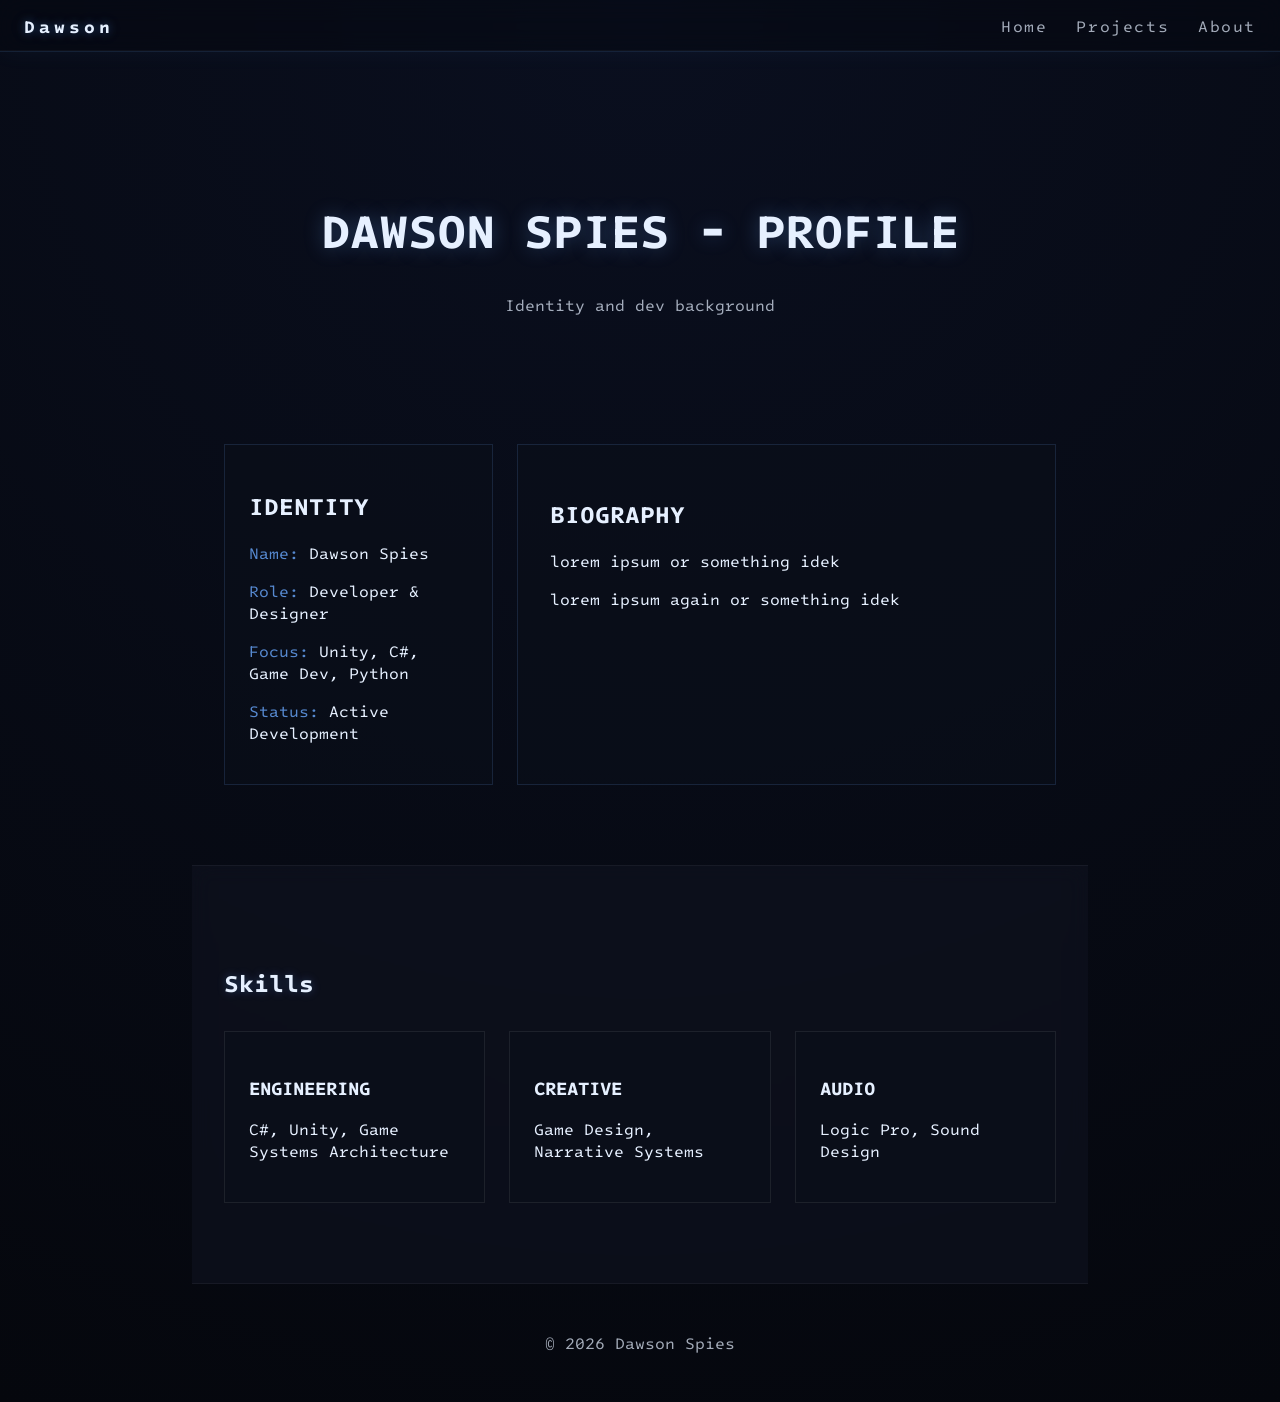
<file: about/index.html>
<!DOCTYPE html>
<html lang="en">
<head>
    <meta charset="UTF-8">
    <meta name="viewport" content="width=device-width, initial-scale=1.0">
    <title>About | Dawson Spies</title>
    <link rel="stylesheet" href="../assets/index.css">
</head>

<body>

    <!-- NAV -->
    <nav class="nav">
        <div class="nav-container">

            <a class="nav-logo" href="/">
                <h2 class="effect" data-value="Dawson">Dawson</h2>
            </a>

            <ul class="nav-list">
                <li><a href="/">Home</a></li>
                <li><a href="/projects/">Projects</a></li>
                <li><a href="/about/">About</a></li>
            </ul>

        </div>
    </nav>

    <!-- HEADER -->
    <header class="page-header">
        <h1>DAWSON SPIES - PROFILE</h1>
        <p>Identity and dev background</p>
    </header>

    <!-- MAIN ABOUT CONTENT -->
    <section class="section">

        <div class="profile-grid">

            <!-- LEFT: identity block -->
            <div class="profile-card">

                <h2>IDENTITY</h2>

                <p><span class="label">Name:</span> Dawson Spies</p>
                <p><span class="label">Role:</span> Developer & Designer</p>
                <p><span class="label">Focus:</span> Unity, C#, Game Dev, Python</p>

                <p><span class="label">Status:</span> Active Development</p>

            </div>

            <!-- RIGHT: description -->
            <div class="profile-card wide">

                <h2>BIOGRAPHY</h2>

                <p>
                    <!-- placeholder text -->
                    lorem ipsum or something idek
                </p>

                <p>
                    <!-- placeholder text -->
                    lorem ipsum again or something idek
                </p>

            </div>

        </div>

    </section>

    <!-- SKILLS SECTION -->
    <section class="section alt">

        <h2 class="section-title">Skills</h2>

        <div class="skills-grid">

            <div class="skill-card">
                <h3>ENGINEERING</h3>
                <p>C#, Unity, Game Systems Architecture</p>
            </div>

            <div class="skill-card">
                <h3>CREATIVE</h3>
                <p>Game Design, Narrative Systems</p>
            </div>

            <div class="skill-card">
                <h3>AUDIO</h3>
                <p>Logic Pro, Sound Design</p>
            </div>

        </div>

    </section>

    <!-- FOOTER -->
    <footer class="footer">
        <p>© 2026 Dawson Spies</p>
    </footer>

</body>
</html>
</file>
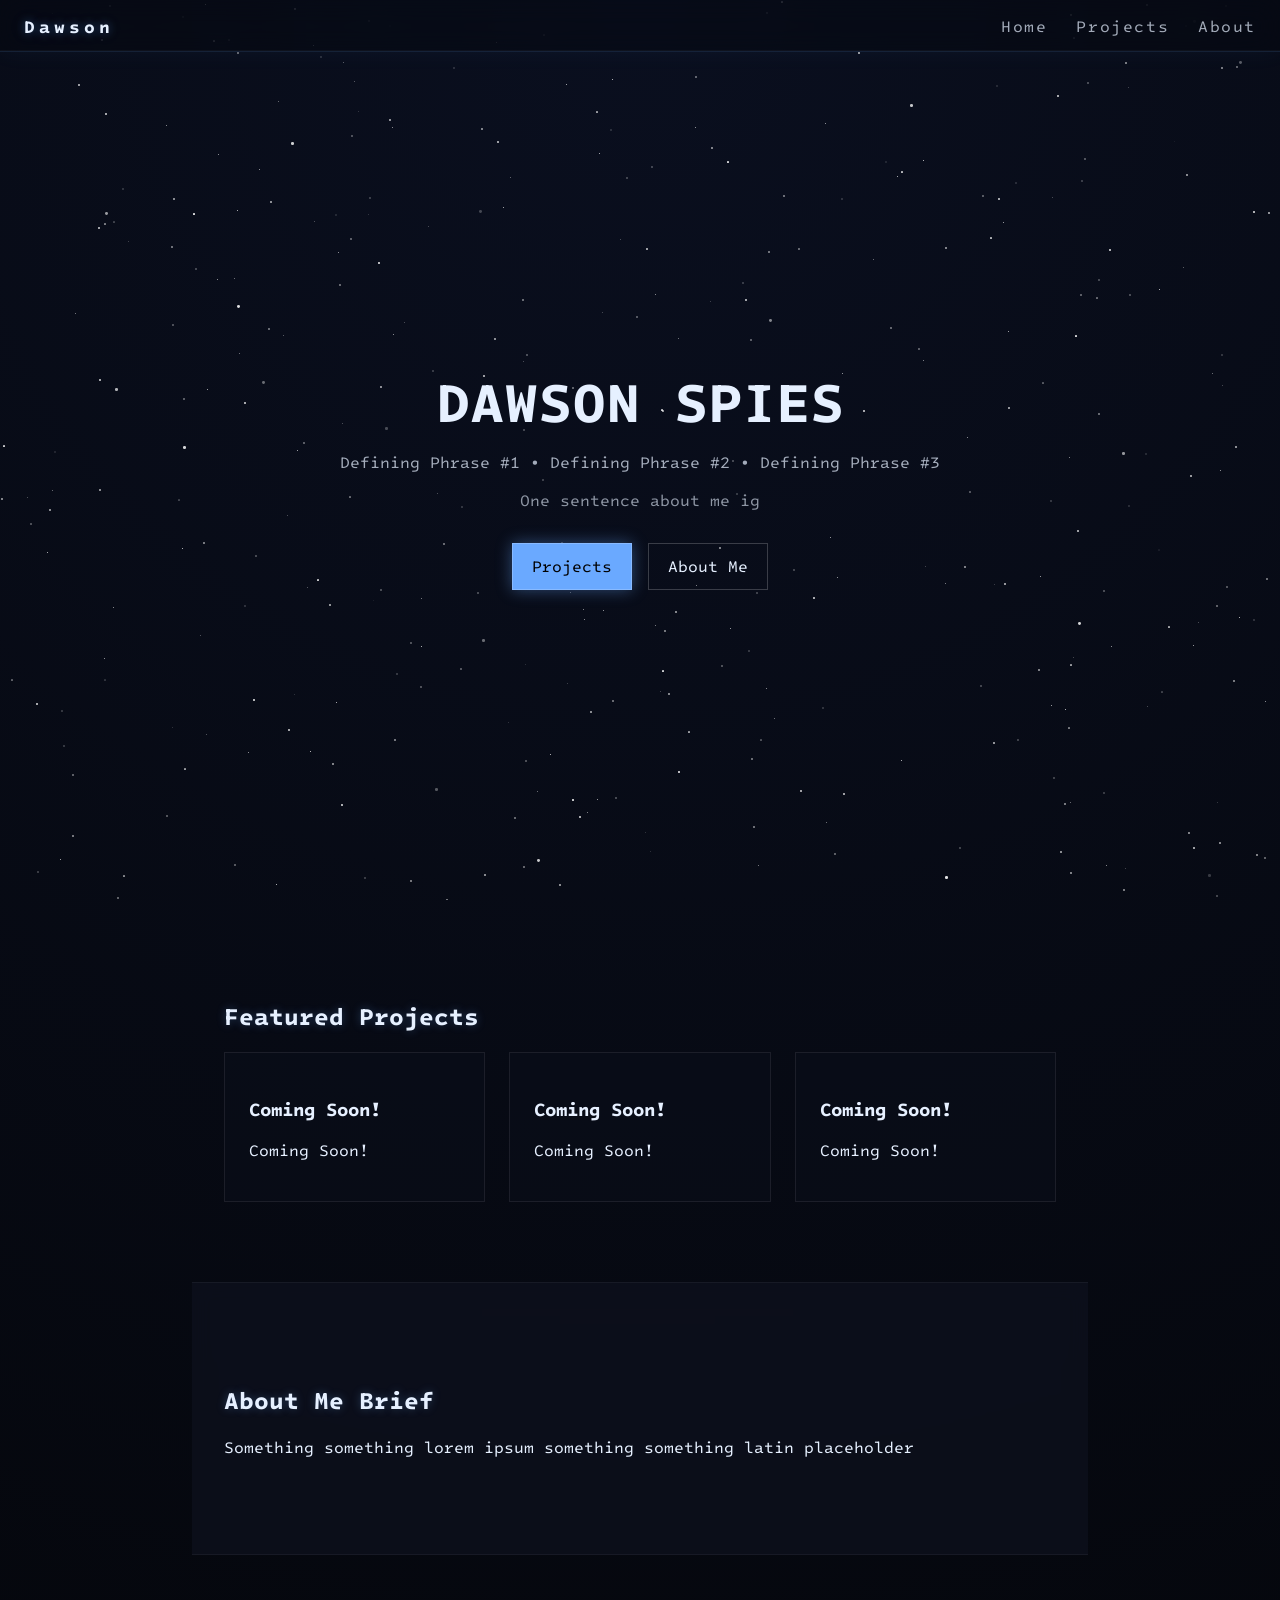
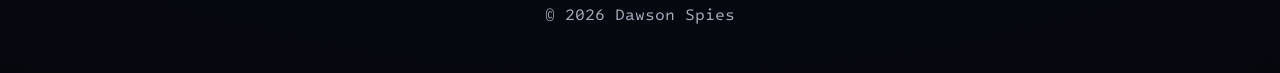
<file: home/index.html>
<!DOCTYPE html>
<html lang="en">
<head>
    <meta charset="UTF-8">
    <meta name="viewport" content="width=device-width, initial-scale=1.0">
    <title>Dawson Spies | Portfolio</title>
    <link rel="stylesheet" href="index.css">
</head>

<body>

    <!-- NAV -->
    <nav class="nav">
        <div class="nav-container">

            <a class="nav-logo" href="/">
                <h2 class="effect" data-value="Dawson">Dawson</h2>
            </a>

            <ul class="nav-list">
                <li><a href="/" class="effect" data-value="Home">Home</a></li>
                <li><a href="/projects" class="effect" data-value="Projects">Projects</a></li>
                <li><a href="/about" class="effect" data-value="About">About</a></li>
            </ul>

        </div>
    </nav>

    <div class="starfield">
        <div class="star-layer" id="layer-1"></div>
        <div class="star-layer" id="layer-2"></div>
        <div class="star-layer" id="layer-3"></div>
    </div>

    <!-- HERO -->
    <header class="hero">

        <div class="hero-text">
            <h1>DAWSON SPIES</h1>

            <p class="subtitle">
                Defining Phrase #1 • Defining Phrase #2 • Defining Phrase #3
            </p>

            <p class="description">
                One sentence about me ig
            </p>

            <div class="hero-buttons">
                <a class="btn primary" href="/projects">Projects</a>
                <a class="btn secondary" href="/about">About Me</a>
            </div>
        </div>

    </header>

    <!-- PROJECTS -->
    <section class="section">
        <h2 class="section-title">Featured Projects</h2>

        <div class="projects">

            <div class="card">
                <h3>Coming Soon!</h3>
                <p>Coming Soon!</p>
            </div>

            <div class="card">
                <h3>Coming Soon!</h3>
                <p>Coming Soon!</p>
            </div>

            <div class="card">
                <h3>Coming Soon!</h3>
                <p>Coming Soon!</p>
            </div>

        </div>
    </section>

    <!-- ABOUT -->
    <section class="section alt">
        <h2 class="section-title">About Me Brief</h2>

        <p>
            Something something lorem ipsum something something latin placeholder
        </p>
    </section>

    <!-- FOOTER -->
    <footer class="footer">
        <p>© 2026 Dawson Spies</p>
    </footer>

    <script src="index.js"></script>
</body>
</html>
</file>
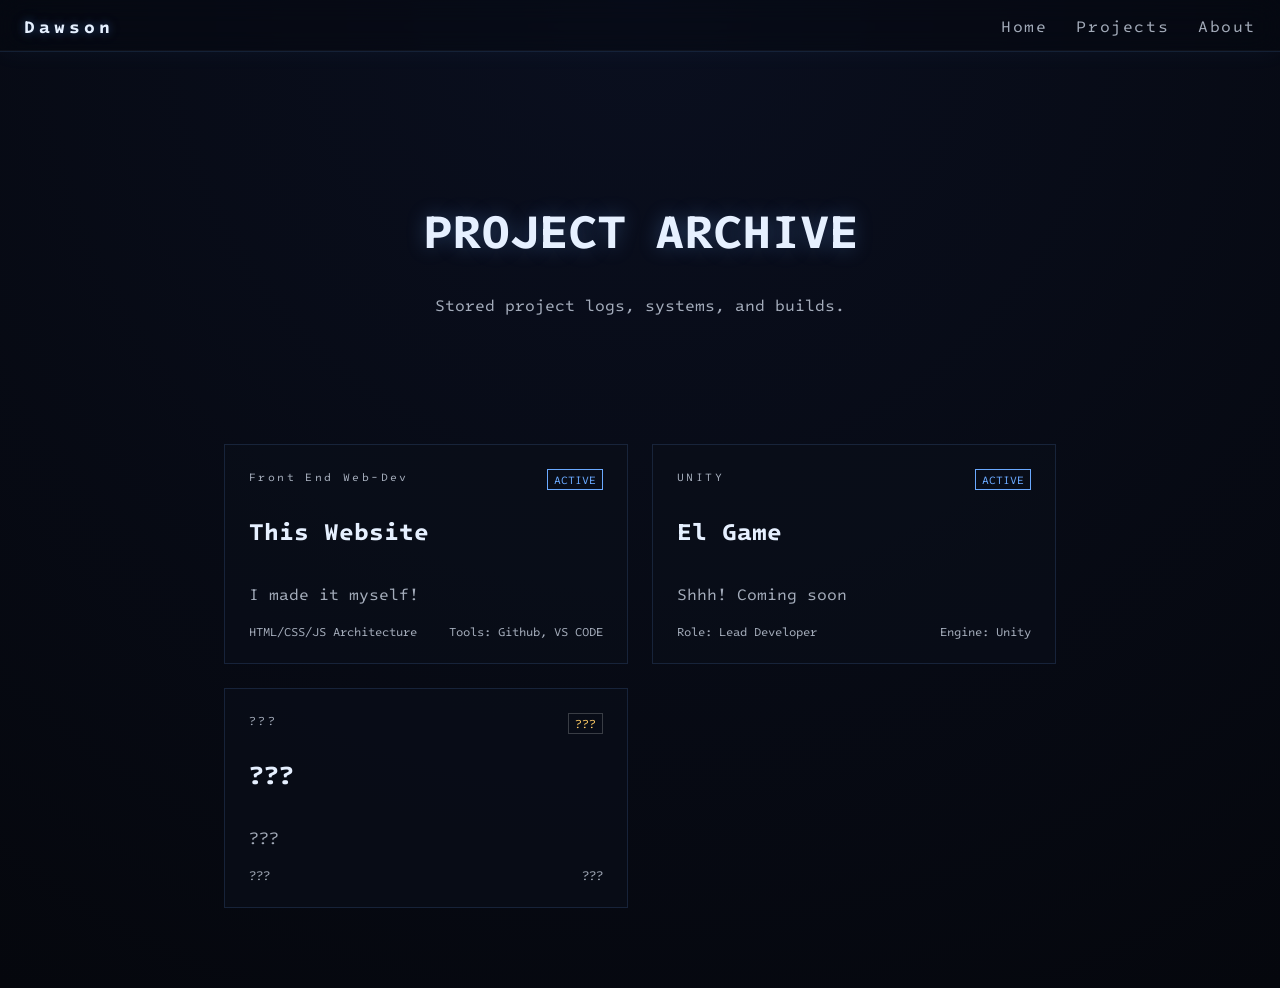
<file: projects/index.html>
<!DOCTYPE html>
<html lang="en">
<head>
    <meta charset="UTF-8">
    <meta name="viewport" content="width=device-width, initial-scale=1.0">
    <title>Projects | Dawson Spies</title>
    <link rel="stylesheet" href="../assets/index.css">
</head>

<body>

    <!-- NAV (reuse same navbar) -->
    <nav class="nav">
        <div class="nav-container">

            <a class="nav-logo" href="/">
                <h2 class="effect" data-value="Dawson">Dawson</h2>
            </a>

            <ul class="nav-list">
                <li><a href="/">Home</a></li>
                <li><a href="/projects">Projects</a></li>
                <li><a href="/about">About</a></li>
            </ul>

        </div>
    </nav>

    <!-- BACKGROUND IS SHARED (your starfield stays global) -->

    <!-- HEADER -->
    <header class="page-header">
        <h1>PROJECT ARCHIVE</h1>
        <p>Stored project logs, systems, and builds.</p>
    </header>

    <!-- PROJECT GRID -->
    <section class="section">

        <div class="mission-grid">

            <div class="mission-card">
                <div class="mission-header">
                    <span class="tag">Front End Web-Dev</span>
                    <span class="status active">ACTIVE</span>
                </div>

                <h2>This Website</h2>
                <p>
                    I made it myself!
                </p>

                <div class="meta">
                    <span>HTML/CSS/JS Architecture</span>
                    <span>Tools: Github, VS CODE</span>
                </div>
            </div>

            <div class="mission-card">
                <div class="mission-header">
                    <span class="tag">UNITY</span>
                    <span class="status active">ACTIVE</span>
                </div>

                <h2>El Game</h2>
                <p>
                    Shhh! Coming soon
                </p>

                <div class="meta">
                    <span>Role: Lead Developer</span>
                    <span>Engine: Unity</span>
                </div>
            </div>

            <div class="mission-card">
                <div class="mission-header">
                    <span class="tag">???</span>
                    <span class="status experimental">???</span>
                </div>

                <h2>???</h2>
                <p>
                    ???
                </p>

                <div class="meta">
                    <span>???</span>
                    <span>???</span>
                </div>
            </div>

        </div>

    </section>

</body>
</html>
</file>
<file: assets/index.css>
@import url('https://fonts.googleapis.com/css?family=Intel%20One%20Mono:400,700');

:root {
  --bg: #05070d;
  --panel: rgba(15, 18, 30, 0.7);
  --text: #e6f0ff;
  --muted: rgba(230, 240, 255, 0.7);
  --glow: #6aa9ff;
}

* {
  box-sizing: border-box;
}

body {
  margin: 0;
  font-family: "Intel One Mono", monospace;
  background: radial-gradient(circle at top, #0a0f1f, var(--bg));
  color: var(--text);
  overflow-x: hidden;
}

/* NAV */

.nav {
  position: fixed;
  top: 0;
  width: 100%;
  z-index: 1000;

  height: 52px;
  padding: 0;

  background: rgba(5, 7, 13, 0.35);
  backdrop-filter: blur(14px);

  border-bottom: 1px solid rgba(106, 169, 255, 0.15);

  box-shadow:
    0 0 25px rgba(106, 169, 255, 0.05),
    inset 0 -1px 0 rgba(255, 255, 255, 0.03);

  overflow: hidden;
}

.nav-logo h2 {
  font-size: 1.1rem;
  margin: 0;
  letter-spacing: 0.25rem;
}

/* scanning line effect */
.nav::after {
  content: "";
  position: absolute;
  left: -40%;
  bottom: 0;
  width: 40%;
  height: 2px;

  background: linear-gradient(
    90deg,
    transparent,
    rgba(106, 169, 255, 0.8),
    transparent
  );

  animation: navScan 6s linear infinite;
  opacity: 0.6;
}

@keyframes navScan {
  0% { left: -40%; }
  100% { left: 120%; }
}

.nav-container {
  height: 100%;
  display: flex;
  justify-content: space-between;
  align-items: center;

  padding: 0 1.5rem;   /* tighter horizontal spacing */
}

/* logo = ship identifier */
.nav-logo {
  color: var(--text);
  text-decoration: none;

  letter-spacing: 0.2rem;
  text-shadow:
    0 0 10px rgba(106, 169, 255, 0.4),
    0 0 20px rgba(106, 169, 255, 0.15);

  transition: 0.2s;
}

.nav-logo:hover {
  transform: translateY(-1px);
  text-shadow:
    0 0 12px rgba(106, 169, 255, 0.7),
    0 0 30px rgba(106, 169, 255, 0.25);
}

.nav-list {
  display: flex;
  gap: 1.8rem;   /* was 2.5rem */
  list-style: none;
}

/* links = “signal nodes” */
.nav-list a {
  position: relative;

  text-decoration: none;
  color: rgba(230, 240, 255, 0.7);

  letter-spacing: 0.1rem;

  transition: 0.25s ease;
}

/* hover glow lock-on */
.nav-list a::before {
  content: "";
  position: absolute;
  left: 0;
  bottom: -6px;

  width: 0%;
  height: 1px;

  background: rgba(106, 169, 255, 0.8);
  box-shadow: 0 0 10px rgba(106, 169, 255, 0.6);

  transition: 0.25s ease;
}

.nav-list a:hover {
  color: #e6f0ff;
  text-shadow: 0 0 8px rgba(106, 169, 255, 0.4);
}

.nav-list a:hover::before {
  width: 100%;
}

/* optional: slight floating feel */
.nav {
  animation: navFloat 8s ease-in-out infinite;
}

@keyframes navFloat {
  0%, 100% { transform: translateY(0px); }
  50% { transform: translateY(1px); }
}

/* HERO */
.hero {
  height: calc(100vh - 53px);
  display: flex;
  align-items: center;
  justify-content: center;
  text-align: center;
  position: relative;
  padding: 0 2rem;
  overflow: hidden;
}

/* star background layer */
.stars {
  position: absolute;
  inset: 0;
  background-image: radial-gradient(white 1px, transparent 1px);
  background-size: 3px 3px;
  opacity: 0.15;
  animation: drift 60s linear infinite;
}

@keyframes drift {
  from { transform: translateY(0px); }
  to { transform: translateY(-100px); }
}

.hero-text {
  position: relative;
  z-index: 2;
  max-width: 700px;
}

.hero h1 {
  font-size: 3.5rem;
  margin: 0;
}

.glow {
  text-shadow:
    0 0 10px var(--glow),
    0 0 20px rgba(106,169,255,0.4);
}

.subtitle {
  margin-top: 0.8rem;
  color: var(--muted);
}

.description {
  margin-top: 1rem;
  color: rgba(230,240,255,0.6);
}

/* BUTTONS */
.hero-buttons {
  margin-top: 2rem;
  display: flex;
  justify-content: center;
  gap: 1rem;
}

.btn {
  padding: 0.7rem 1.2rem;
  border: 1px solid rgba(255,255,255,0.2);
  text-decoration: none;
  color: var(--text);
  transition: 0.2s;
}

.btn.primary {
  background: var(--glow);
  color: #000;
  box-shadow: 0 0 15px rgba(106,169,255,0.4);
}

.btn:hover {
  transform: translateY(-2px);
}

/* SECTIONS */
.section {
  padding: 5rem 2rem;
  max-width: 70vw;
  margin: auto;
}

.section.alt {
  background: var(--panel);
  backdrop-filter: blur(10px);
  border-top: 1px solid rgba(255,255,255,0.05);
  border-bottom: 1px solid rgba(255,255,255,0.05);
  max-width: 70vw;
}

.section-title {
  text-shadow: 0 0 10px rgba(106,169,255,0.3);
}

/* PROJECT CARDS */
.projects {
  display: grid;
  grid-template-columns: repeat(auto-fit, minmax(250px, 1fr));
  gap: 1.5rem;
  margin-top: 1rem;
}

.card {
  background: rgba(10, 14, 25, 0.6);
  border: 1px solid rgba(255,255,255,0.08);
  padding: 1.5rem;
  transition: 0.2s;
}

.card:hover {
  transform: translateY(-4px);
  border-color: rgba(106,169,255,0.4);
  box-shadow: 0 0 20px rgba(106,169,255,0.1);
}

/* FOOTER */
.footer {
  text-align: center;
  padding: 2rem;
  color: var(--muted);
}

.starfield {
  position: fixed;   /* KEY CHANGE */
  inset: 0;
  width: 100vw;
  height: 100vh;

  overflow: hidden;
  z-index: -1;       /* pushes it behind everything */
  pointer-events: none; /* ensures clicks go through */
}

/* layers stay full screen */
.star-layer {
  position: absolute;
  inset: 0;
}

/* star base */
.star {
  position: absolute;
  background: white;
  border-radius: 50%;
  opacity: 0.6;
  transition: transform 0.2s ease, opacity 0.2s ease;
  will-change: transform, opacity;
}

.star:hover {
  transform: scale(1.7);
  opacity: 1;
}

/* shooting star */
.shooting-star {
  position: absolute;
  width: 2px;
  height: 2px;
  background: white;
  box-shadow: 0 0 10px white, 0 0 20px white;
  transform: rotate(-25deg);
  opacity: 0;
  animation: shoot 1.2s linear forwards;
}

.nav,
.hero,
.section,
.footer {
  position: relative;
  z-index: 1;
}

@keyframes shoot {
  0% {
    transform: translate(0, 0) rotate(-25deg);
    opacity: 0;
  }
  10% {
    opacity: 1;
  }
  100% {
    transform: translate(600px, 300px) rotate(-25deg);
    opacity: 0;
  }
}

.page-header {
  text-align: center;
  padding: 7rem 2rem 2rem;
}

.page-header h1 {
  font-size: 3rem;
  text-shadow: 0 0 20px rgba(106,169,255,0.3);
}

.page-header p {
  color: var(--muted);
}

/* GRID = mission terminal layout */
.mission-grid {
  display: grid;
  grid-template-columns: repeat(auto-fit, minmax(280px, 1fr));
  gap: 1.5rem;
}

.mission-card {
  background: rgba(10, 14, 25, 0.65);
  border: 1px solid rgba(106,169,255,0.15);
  padding: 1.5rem;

  transition: 0.25s ease;
  position: relative;
  overflow: hidden;

  display: flex;
  flex-direction: column;
  min-height: 220px; /* optional but helps consistency */
}

.mission-card h2 {
  margin-top: 0.5rem;
}

.mission-card p {
  color: rgba(230,240,255,0.7);
  line-height: 1.4;
}


.mission-card:hover {
  transform: translateY(-6px);
  border-color: rgba(106,169,255,0.4);
  box-shadow: 0 0 25px rgba(106,169,255,0.15);
}

/* top bar */
.mission-header {
  display: flex;
  justify-content: space-between;
  margin-bottom: 1rem;
}

.tag {
  font-size: 0.7rem;
  letter-spacing: 0.15rem;
  color: var(--muted);
}

.status {
  font-size: 0.7rem;
  padding: 2px 6px;
  border: 1px solid rgba(255,255,255,0.2);
}

/* status colors */
.status.active {
  color: #6aa9ff;
  border-color: #6aa9ff;
}

.status.archived {
  color: rgba(230,240,255,0.5);
}

.status.experimental {
  color: #ffcc66;
}

.meta {
  margin-top: auto;
  font-size: 0.75rem;
  color: var(--muted);
  display: flex;
  justify-content: space-between;
}

/* PAGE HEADER */
.page-header {
  text-align: center;
  padding: 7rem 2rem 2rem;
}

.page-header h1 {
  font-size: 3rem;
  text-shadow: 0 0 20px rgba(106,169,255,0.3);
}

.page-header p {
  color: var(--muted);
}

/* PROFILE LAYOUT */
.profile-grid {
  display: grid;
  grid-template-columns: 1fr 2fr;
  gap: 1.5rem;
}

.profile-card {
  background: rgba(10, 14, 25, 0.65);
  border: 1px solid rgba(106,169,255,0.15);
  padding: 1.5rem;
}

.profile-card.wide {
  padding: 2rem;
}

/* labels */
.label {
  color: rgba(106,169,255,0.8);
}

/* SKILLS GRID */
.skills-grid {
  display: grid;
  grid-template-columns: repeat(auto-fit, minmax(220px, 1fr));
  gap: 1.5rem; 
  margin-top: 2rem;
}

.skill-card {
  background: rgba(10, 14, 25, 0.6);
  border: 1px solid rgba(255,255,255,0.08);
  padding: 1.5rem;
  transition: 0.2s;
}

.skill-card:hover {
  transform: translateY(-4px);
  border-color: rgba(106,169,255,0.4);
  box-shadow: 0 0 20px rgba(106,169,255,0.1);
}
</file>
<file: home/index.css>
@import url('https://fonts.googleapis.com/css?family=Intel%20One%20Mono:400,700');

:root {
  --bg: #05070d;
  --panel: rgba(15, 18, 30, 0.7);
  --text: #e6f0ff;
  --muted: rgba(230, 240, 255, 0.7);
  --glow: #6aa9ff;
}

* {
  box-sizing: border-box;
}

body {
  margin: 0;
  font-family: "Intel One Mono", monospace;
  background: radial-gradient(circle at top, #0a0f1f, var(--bg));
  color: var(--text);
  overflow-x: hidden;
}

/* NAV */

.nav {
  position: fixed;
  top: 0;
  width: 100%;
  z-index: 1000;

  height: 52px;
  padding: 0;

  background: rgba(5, 7, 13, 0.35);
  backdrop-filter: blur(14px);

  border-bottom: 1px solid rgba(106, 169, 255, 0.15);

  box-shadow:
    0 0 25px rgba(106, 169, 255, 0.05),
    inset 0 -1px 0 rgba(255, 255, 255, 0.03);

  overflow: hidden;
}

.nav-logo h2 {
  font-size: 1.1rem;
  margin: 0;
  letter-spacing: 0.25rem;
}

/* scanning line effect */
.nav::after {
  content: "";
  position: absolute;
  left: -40%;
  bottom: 0;
  width: 40%;
  height: 2px;

  background: linear-gradient(
    90deg,
    transparent,
    rgba(106, 169, 255, 0.8),
    transparent
  );

  animation: navScan 6s linear infinite;
  opacity: 0.6;
}

@keyframes navScan {
  0% { left: -40%; }
  100% { left: 120%; }
}

.nav-container {
  height: 100%;
  display: flex;
  justify-content: space-between;
  align-items: center;

  padding: 0 1.5rem;   /* tighter horizontal spacing */
}

/* logo = ship identifier */
.nav-logo {
  color: var(--text);
  text-decoration: none;

  letter-spacing: 0.2rem;
  text-shadow:
    0 0 10px rgba(106, 169, 255, 0.4),
    0 0 20px rgba(106, 169, 255, 0.15);

  transition: 0.2s;
}

.nav-logo:hover {
  transform: translateY(-1px);
  text-shadow:
    0 0 12px rgba(106, 169, 255, 0.7),
    0 0 30px rgba(106, 169, 255, 0.25);
}

.nav-list {
  display: flex;
  gap: 1.8rem;   /* was 2.5rem */
  list-style: none;
}

/* links = “signal nodes” */
.nav-list a {
  position: relative;

  text-decoration: none;
  color: rgba(230, 240, 255, 0.7);

  letter-spacing: 0.1rem;

  transition: 0.25s ease;
}

/* hover glow lock-on */
.nav-list a::before {
  content: "";
  position: absolute;
  left: 0;
  bottom: -6px;

  width: 0%;
  height: 1px;

  background: rgba(106, 169, 255, 0.8);
  box-shadow: 0 0 10px rgba(106, 169, 255, 0.6);

  transition: 0.25s ease;
}

.nav-list a:hover {
  color: #e6f0ff;
  text-shadow: 0 0 8px rgba(106, 169, 255, 0.4);
}

.nav-list a:hover::before {
  width: 100%;
}

/* optional: slight floating feel */
.nav {
  animation: navFloat 8s ease-in-out infinite;
}

@keyframes navFloat {
  0%, 100% { transform: translateY(0px); }
  50% { transform: translateY(1px); }
}

/* HERO */
.hero {
  height: calc(100vh - 53px);
  display: flex;
  align-items: center;
  justify-content: center;
  text-align: center;
  position: relative;
  padding: 0 2rem;
  overflow: hidden;
}

/* star background layer */
.stars {
  position: absolute;
  inset: 0;
  background-image: radial-gradient(white 1px, transparent 1px);
  background-size: 3px 3px;
  opacity: 0.15;
  animation: drift 60s linear infinite;
}

@keyframes drift {
  from { transform: translateY(0px); }
  to { transform: translateY(-100px); }
}

.hero-text {
  position: relative;
  z-index: 2;
  max-width: 700px;
}

.hero h1 {
  font-size: 3.5rem;
  margin: 0;
}

.glow {
  text-shadow:
    0 0 10px var(--glow),
    0 0 20px rgba(106,169,255,0.4);
}

.subtitle {
  margin-top: 0.8rem;
  color: var(--muted);
}

.description {
  margin-top: 1rem;
  color: rgba(230,240,255,0.6);
}

/* BUTTONS */
.hero-buttons {
  margin-top: 2rem;
  display: flex;
  justify-content: center;
  gap: 1rem;
}

.btn {
  padding: 0.7rem 1.2rem;
  border: 1px solid rgba(255,255,255,0.2);
  text-decoration: none;
  color: var(--text);
  transition: 0.2s;
}

.btn.primary {
  background: var(--glow);
  color: #000;
  box-shadow: 0 0 15px rgba(106,169,255,0.4);
}

.btn:hover {
  transform: translateY(-2px);
}

/* SECTIONS */
.section {
  padding: 5rem 2rem;
  max-width: 70vw;
  margin: auto;
}

.section.alt {
  background: var(--panel);
  backdrop-filter: blur(10px);
  border-top: 1px solid rgba(255,255,255,0.05);
  border-bottom: 1px solid rgba(255,255,255,0.05);
  max-width: 70vw;
}

.section-title {
  text-shadow: 0 0 10px rgba(106,169,255,0.3);
}

/* PROJECT CARDS */
.projects {
  display: grid;
  grid-template-columns: repeat(auto-fit, minmax(250px, 1fr));
  gap: 1.5rem;
  margin-top: 1rem;
}

.card {
  background: rgba(10, 14, 25, 0.6);
  border: 1px solid rgba(255,255,255,0.08);
  padding: 1.5rem;
  transition: 0.2s;
}

.card:hover {
  transform: translateY(-4px);
  border-color: rgba(106,169,255,0.4);
  box-shadow: 0 0 20px rgba(106,169,255,0.1);
}

/* FOOTER */
.footer {
  text-align: center;
  padding: 2rem;
  color: var(--muted);
}

.starfield {
  position: fixed;   /* KEY CHANGE */
  inset: 0;
  width: 100vw;
  height: 100vh;

  overflow: hidden;
  z-index: -1;       /* pushes it behind everything */
  pointer-events: none; /* ensures clicks go through */
}

/* layers stay full screen */
.star-layer {
  position: absolute;
  inset: 0;
}

/* star base */
.star {
  position: absolute;
  background: white;
  border-radius: 50%;
  opacity: 0.6;
  transition: transform 0.2s ease, opacity 0.2s ease;
  will-change: transform, opacity;
}

.star:hover {
  transform: scale(1.7);
  opacity: 1;
}

/* shooting star */
.shooting-star {
  position: absolute;
  width: 2px;
  height: 2px;
  background: white;
  box-shadow: 0 0 10px white, 0 0 20px white;
  transform: rotate(-25deg);
  opacity: 0;
  animation: shoot 1.2s linear forwards;
}

.nav,
.hero,
.section,
.footer {
  position: relative;
  z-index: 1;
}

@keyframes shoot {
  0% {
    transform: translate(0, 0) rotate(-25deg);
    opacity: 0;
  }
  10% {
    opacity: 1;
  }
  100% {
    transform: translate(600px, 300px) rotate(-25deg);
    opacity: 0;
  }
}

.page-header {
  text-align: center;
  padding: 7rem 2rem 2rem;
}

.page-header h1 {
  font-size: 3rem;
  text-shadow: 0 0 20px rgba(106,169,255,0.3);
}

.page-header p {
  color: var(--muted);
}

/* GRID = mission terminal layout */
.mission-grid {
  display: grid;
  grid-template-columns: repeat(auto-fit, minmax(280px, 1fr));
  gap: 1.5rem;
}

/* CARD = data terminal panel */
.mission-card {
  background: rgba(10, 14, 25, 0.65);
  border: 1px solid rgba(106,169,255,0.15);
  padding: 1.5rem;

  transition: 0.25s ease;
  position: relative;
  overflow: hidden;
}

.mission-card:hover {
  transform: translateY(-6px);
  border-color: rgba(106,169,255,0.4);
  box-shadow: 0 0 25px rgba(106,169,255,0.15);
}

/* top bar */
.mission-header {
  display: flex;
  justify-content: space-between;
  margin-bottom: 1rem;
}

.tag {
  font-size: 0.7rem;
  letter-spacing: 0.15rem;
  color: var(--muted);
}

.status {
  font-size: 0.7rem;
  padding: 2px 6px;
  border: 1px solid rgba(255,255,255,0.2);
}

/* status colors */
.status.active {
  color: #6aa9ff;
  border-color: #6aa9ff;
}

.status.archived {
  color: rgba(230,240,255,0.5);
}

.status.experimental {
  color: #ffcc66;
}

/* meta info */
.meta {
  margin-top: 1rem;
  font-size: 0.75rem;
  color: var(--muted);
  display: flex;
  justify-content: space-between;
}
</file>
